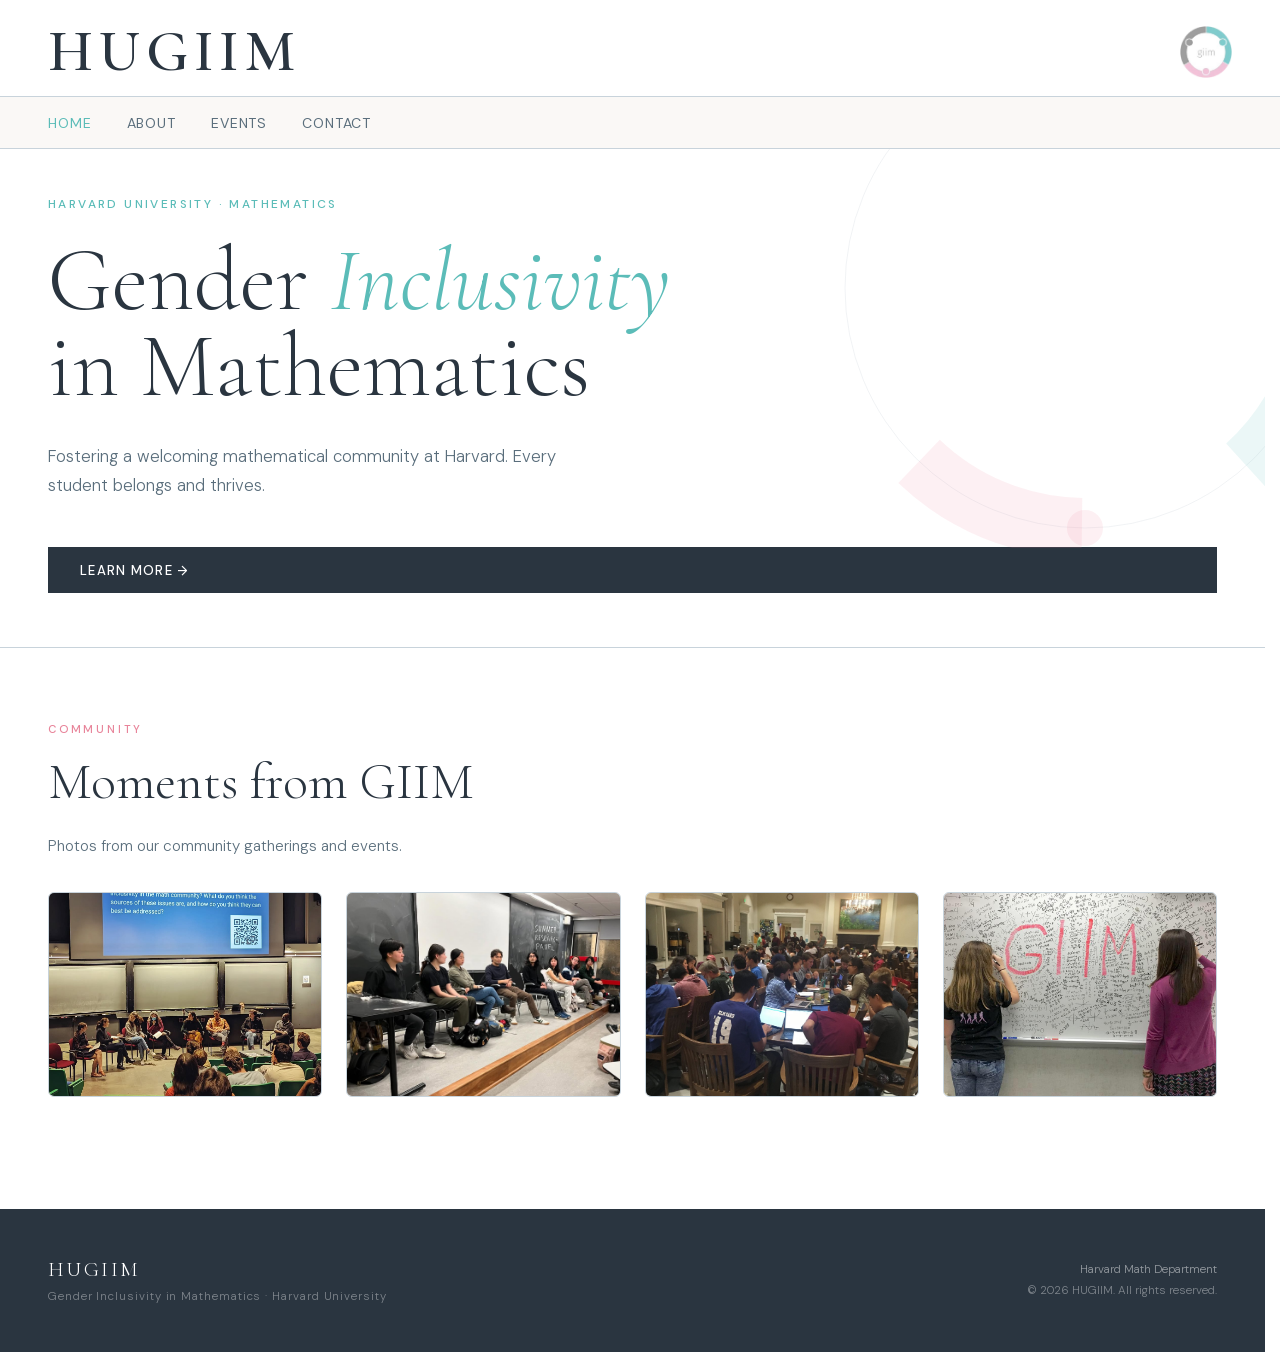
<file: index.html>
<!DOCTYPE html>
<html lang="en">
<head>
<meta charset="UTF-8">
<meta name="viewport" content="width=device-width, initial-scale=1.0">
<title>GIIM — Gender Inclusivity in Mathematics</title>
<link rel="preload" href="fonts/dm-sans.woff2" as="font" type="font/woff2" crossorigin>
<link rel="preload" href="fonts/cormorant-garamond.woff2" as="font" type="font/woff2" crossorigin>
<link rel="preload" href="fonts/cormorant-garamond-italic.woff2" as="font" type="font/woff2" crossorigin>
<link rel="preload" href="images/logo.png" as="image" type="image/png">
<link rel="icon" href="images/favicon.png" type="image/png" sizes="32x32">
<link rel="apple-touch-icon" href="images/logo.png">
<link rel="stylesheet" href="styles.css">
</head>
<body>

<header class="site-header">
  <div class="site-header-inner">
    <div class="header-top">
      <a href="index.html" class="header-wordmark">HUGIIM</a>
      <a href="index.html" class="header-logo" aria-label="HUGIIM home">
        <img src="images/logo.png" alt="" width="225" height="225" decoding="async">
      </a>
    </div>
    <nav class="header-nav" aria-label="Main">
      <ul class="nav-links">
        <li><a href="index.html" aria-current="page">Home</a></li>
        <li><a href="about.html">About</a></li>
        <li><a href="schedule.html">Events</a></li>
        <li><a href="contact.html">Contact</a></li>
      </ul>
    </nav>
  </div>
</header>

<main class="page-main">

<section class="hero" id="home">
  <svg class="hero-bg" viewBox="0 0 520 520" xmlns="http://www.w3.org/2000/svg" aria-hidden="true">
    <circle cx="260" cy="260" r="240" stroke="#8a9aaa" stroke-width="1" fill="none"/>
    <circle cx="260" cy="260" r="240" stroke="#5bbcb8" stroke-width="60" fill="none"
      stroke-dasharray="200 1307" stroke-dashoffset="0"/>
    <circle cx="260" cy="260" r="240" stroke="#e8849a" stroke-width="60" fill="none"
      stroke-dasharray="180 1327" stroke-dashoffset="-380"/>
    <circle cx="260" cy="20" r="18" fill="#8a9aaa"/>
    <circle cx="488" cy="140" r="18" fill="#5bbcb8"/>
    <circle cx="260" cy="500" r="18" fill="#e8849a"/>
  </svg>

  <p class="hero-tag">Harvard University · Mathematics</p>
  <h1 class="hero-title"><span class="hero-title-line1">Gender&nbsp;<em>Inclusivity</em></span><br>in Mathematics</h1>
  <p class="hero-subtitle">Fostering a welcoming mathematical community at Harvard. Every student belongs and thrives.</p>
  <a href="about.html" class="hero-cta">Learn More →</a>
  <br>
  <br>
</section>

<section class="home-photos" aria-labelledby="photos-heading">
  <br>
  <br>
  <p class="section-label">Community</p>
  <h2 class="section-title" id="photos-heading">Moments from GIIM</h2>
  <p class="home-photos-intro">Photos from our community gatherings and events.</p>
  <div class="photo-grid">
    <figure class="photo-tile" tabindex="0">
      <img src="images/photo-conference.jpg" width="1080" height="1080" alt="HUGIIM conference">
      <figcaption class="photo-hover-caption">HUGIIM's annual conference celebrating women in math and stats.</figcaption>
    </figure>
    <figure class="photo-tile" tabindex="0">
      <img src="images/photo-community.jpg" width="1200" height="900" alt="GIIM community photo">
      <figcaption class="photo-hover-caption">Panel on summer opportunities, REUs, and more.</figcaption>
    </figure>
    <figure class="photo-tile" tabindex="0">
      <img src="images/photo-event.jpg" width="1200" height="900" alt="GIIM event photo">
      <figcaption class="photo-hover-caption">Weekly Math Nights with snacks and office hours!</figcaption>
    </figure>
    <figure class="photo-tile" tabindex="0">
      <img src="images/photo-gathering.jpg" width="1200" height="900" alt="GIIM gathering photo">
      <figcaption class="photo-hover-caption">Our community <3.</figcaption>
    </figure>
  </div>
</section>

</main>

<footer>
  <div class="footer-left">
    <div class="footer-wordmark">HUGIIM</div>
    <div class="footer-sub">Gender Inclusivity in Mathematics · Harvard University</div>
  </div>
  <div class="footer-right">
    <a href="https://www.math.harvard.edu" target="_blank">Harvard Math Department</a><br>
    <span>© 2026 HUGIIM. All rights reserved.</span>
  </div>
</footer>

</body>
</html>
</file>
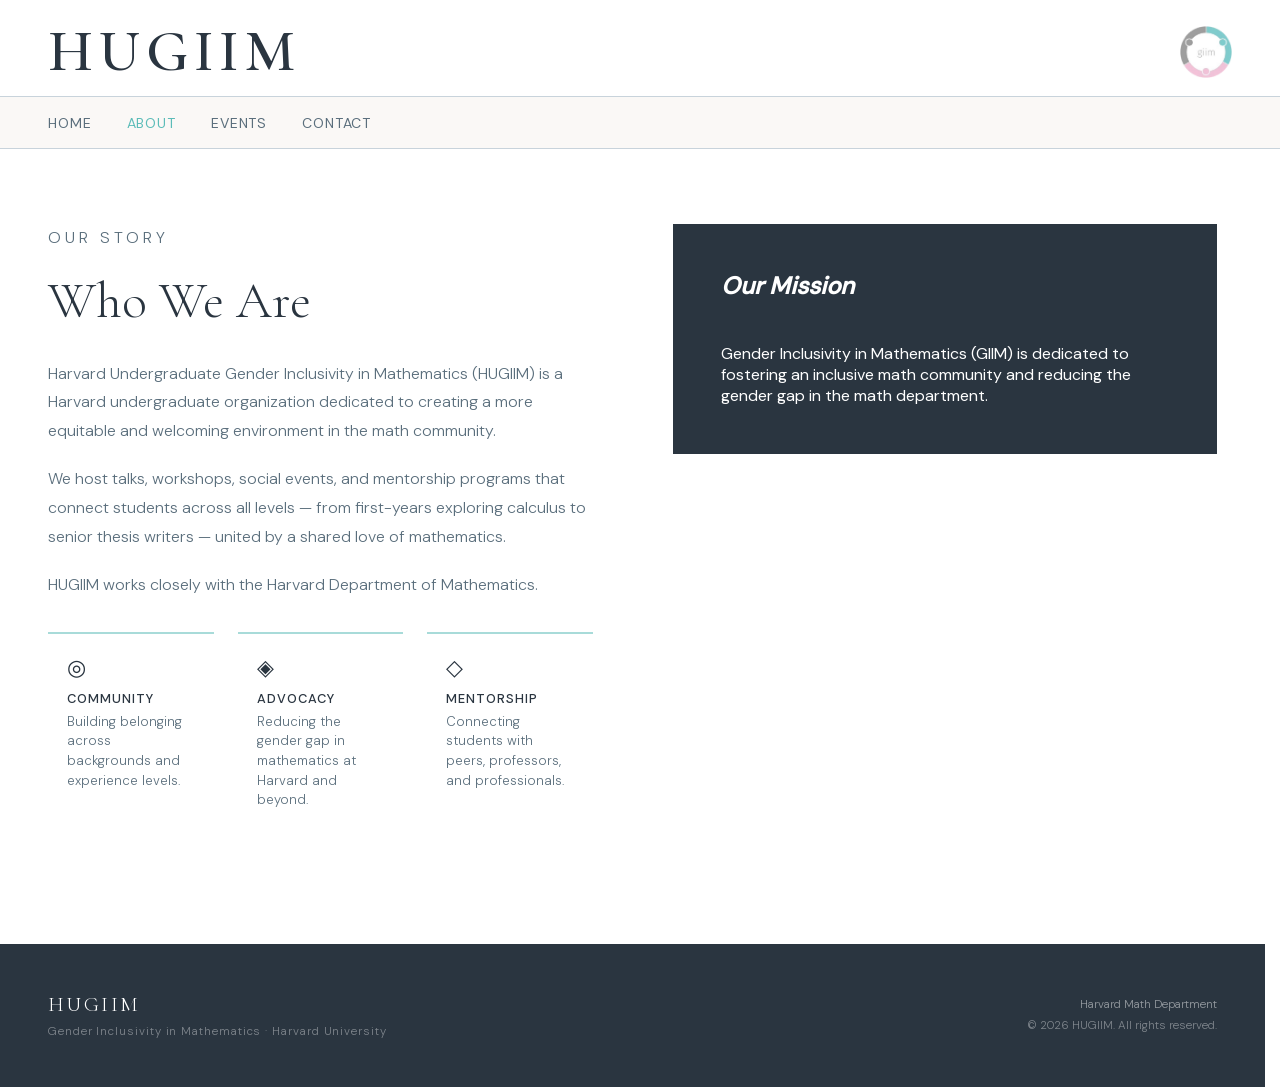
<file: about.html>
<!DOCTYPE html>
<html lang="en">
<head>
<meta charset="UTF-8">
<meta name="viewport" content="width=device-width, initial-scale=1.0">
<title>About — GIIM</title>
<link rel="preload" href="fonts/dm-sans.woff2" as="font" type="font/woff2" crossorigin>
<link rel="preload" href="fonts/cormorant-garamond.woff2" as="font" type="font/woff2" crossorigin>
<link rel="preload" href="fonts/cormorant-garamond-italic.woff2" as="font" type="font/woff2" crossorigin>
<link rel="preload" href="images/logo.png" as="image" type="image/png">
<link rel="icon" href="images/favicon.png" type="image/png" sizes="32x32">
<link rel="apple-touch-icon" href="images/logo.png">
<link rel="stylesheet" href="styles.css">
</head>
<body>

<header class="site-header">
  <div class="site-header-inner">
    <div class="header-top">
      <a href="index.html" class="header-wordmark">HUGIIM</a>
      <a href="index.html" class="header-logo" aria-label="HUGIIM home">
        <img src="images/logo.png" alt="" width="225" height="225" decoding="async">
      </a>
    </div>
    <nav class="header-nav" aria-label="Main">
      <ul class="nav-links">
        <li><a href="index.html">Home</a></li>
        <li><a href="about.html" aria-current="page">About</a></li>
        <li><a href="schedule.html">Events</a></li>
        <li><a href="contact.html">Contact</a></li>
      </ul>
    </nav>
  </div>
</header>

<main class="page-main">
<section class="about" id="about">
  <div class="about-text">
    <p class="section-label">Our Story</p>
    <h2 class="section-title">Who We Are</h2>
    <p>Harvard Undergraduate Gender Inclusivity in Mathematics (HUGIIM) is a Harvard undergraduate organization dedicated to creating a more equitable and welcoming environment in the math community.</p>
    <p>We host talks, workshops, social events, and mentorship programs that connect students across all levels — from first-years exploring calculus to senior thesis writers — united by a shared love of mathematics.</p>
    <p>HUGIIM works closely with the Harvard Department of Mathematics.</p>
    <div class="pillars">
      <div class="pillar">
        <div class="pillar-icon">◎</div>
        <h4>Community</h4>
        <p>Building belonging across backgrounds and experience levels.</p>
      </div>
      <div class="pillar">
        <div class="pillar-icon">◈</div>
        <h4>Advocacy</h4>
        <p>Reducing the gender gap in mathematics at Harvard and beyond.</p>
      </div>
      <div class="pillar">
        <div class="pillar-icon">◇</div>
        <h4>Mentorship</h4>
        <p>Connecting students with peers, professors, and professionals.</p>
      </div>
    </div>
  </div>

  <div class="mission-card">
    <h2 style="color:white;"><i>Our Mission</i></h2>
    <br>
    <br>
    Gender Inclusivity in Mathematics (GIIM) is dedicated to fostering an inclusive math community and reducing the gender gap in the math department.
  </div>
</section>
</main>

<footer>
  <div class="footer-left">
    <div class="footer-wordmark">HUGIIM</div>
    <div class="footer-sub">Gender Inclusivity in Mathematics · Harvard University</div>
  </div>
  <div class="footer-right">
    <a href="https://www.math.harvard.edu" target="_blank">Harvard Math Department</a><br>
    <span>© 2026 HUGIIM. All rights reserved.</span>
  </div>
</footer>

</body>
</html>
</file>
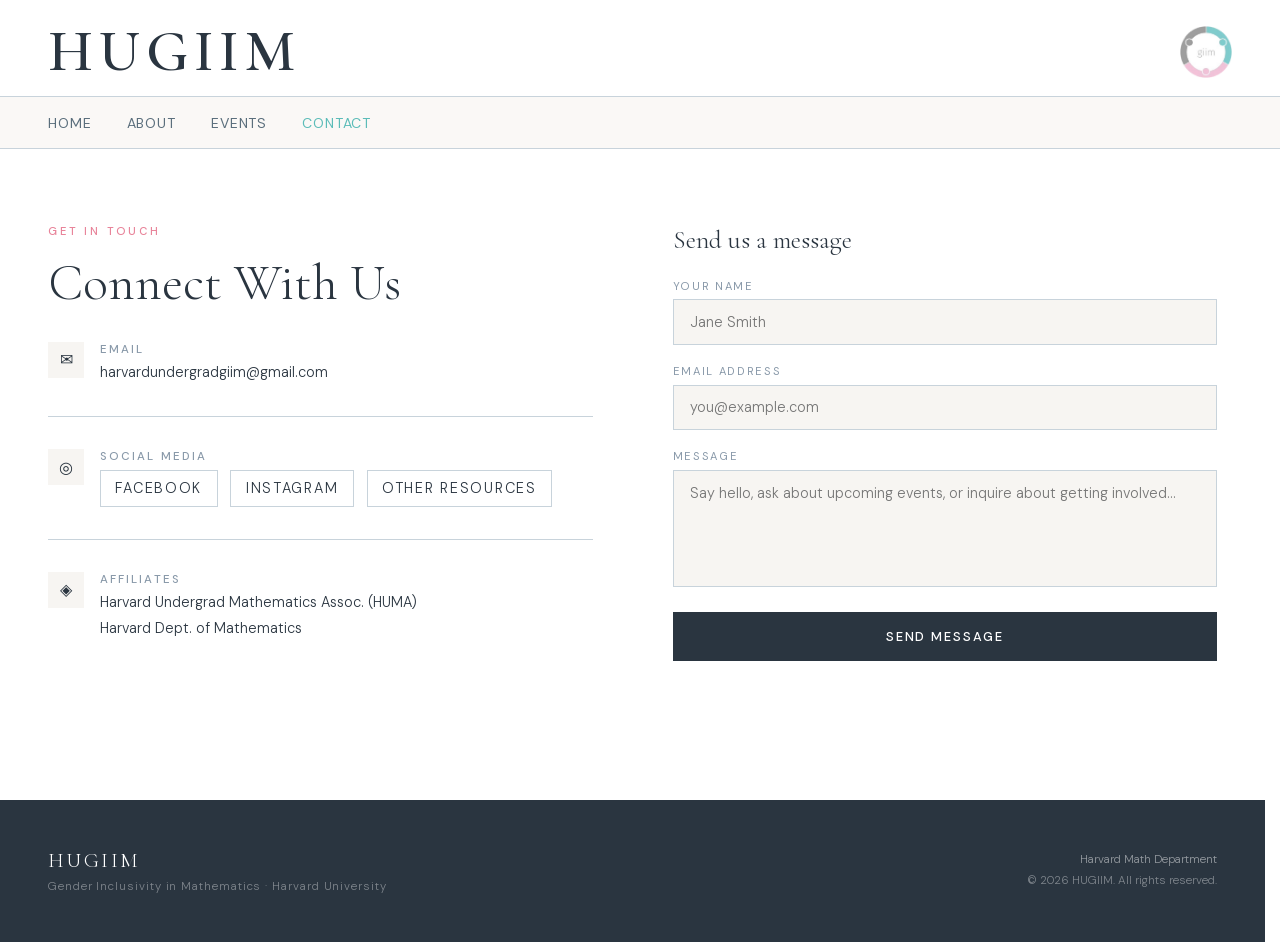
<file: contact.html>
<!DOCTYPE html>
<html lang="en">
<head>
<meta charset="UTF-8">
<meta name="viewport" content="width=device-width, initial-scale=1.0">
<title>Contact — GIIM</title>
<link rel="preload" href="fonts/dm-sans.woff2" as="font" type="font/woff2" crossorigin>
<link rel="preload" href="fonts/cormorant-garamond.woff2" as="font" type="font/woff2" crossorigin>
<link rel="preload" href="fonts/cormorant-garamond-italic.woff2" as="font" type="font/woff2" crossorigin>
<link rel="preload" href="images/logo.png" as="image" type="image/png">
<link rel="icon" href="images/favicon.png" type="image/png" sizes="32x32">
<link rel="apple-touch-icon" href="images/logo.png">
<link rel="stylesheet" href="styles.css">
</head>
<body>

<header class="site-header">
  <div class="site-header-inner">
    <div class="header-top">
      <a href="index.html" class="header-wordmark">HUGIIM</a>
      <a href="index.html" class="header-logo" aria-label="HUGIIM home">
        <img src="images/logo.png" alt="" width="225" height="225" decoding="async">
      </a>
    </div>
    <nav class="header-nav" aria-label="Main">
      <ul class="nav-links">
        <li><a href="index.html">Home</a></li>
        <li><a href="about.html">About</a></li>
        <li><a href="schedule.html">Events</a></li>
        <li><a href="contact.html" aria-current="page">Contact</a></li>
      </ul>
    </nav>
  </div>
</header>

<main class="page-main">
<section class="contact" id="contact">
  <div class="contact-info">
    <p class="section-label">Get in Touch</p>
    <h2 class="section-title">Connect With Us</h2>

    <div class="contact-item">
      <div class="contact-icon">✉</div>
      <div>
        <h4>Email</h4>
        <a href="mailto:harvardundergradgiim@gmail.com">harvardundergradgiim@gmail.com</a>
      </div>
    </div>

    <div class="contact-item">
      <div class="contact-icon">◎</div>
      <div>
        <h4>Social Media</h4>
        <div class="social-links">
          <a href="https://www.facebook.com/harvardgiim/" class="social-btn">Facebook</a>
          <a href="https://www.instagram.com/harvardundergraduategiim/" class="social-btn">Instagram</a>
          <a href="https://sites.harvard.edu/math-community/community-groups/" class="social-btn">Other Resources</a>
        </div>
      </div>
    </div>

    <div class="contact-item">
      <div class="contact-icon">◈</div>
      <div>
        <h4>Affiliates</h4>
        <a href="https://www.harvarduma.org/" target="_blank" style="display:block;">Harvard Undergrad Mathematics Assoc. (HUMA)</a>
        <a href="https://www.math.harvard.edu" target="_blank" style="display:block; margin-top:0.3rem;">Harvard Dept. of Mathematics</a>
      </div>
    </div>
  </div>

  <form class="contact-form-area" action="https://api.web3forms.com/submit" method="POST">
    <h3>Send us a message</h3>
    <input type="hidden" name="access_key" value="b3677f23-9244-485e-9418-e0bc8c974942">
    <div class="form-field">
      <label for="contact-name">Your Name</label>
      <input id="contact-name" name="name" type="text" autocomplete="name" placeholder="Jane Smith" required>
    </div>
    <div class="form-field">
      <label for="contact-email">Email Address</label>
      <input id="contact-email" name="email" type="email" autocomplete="email" placeholder="you@example.com" required>
    </div>
    <div class="form-field">
      <label for="contact-message">Message</label>
      <textarea id="contact-message" name="message" rows="5" placeholder="Say hello, ask about upcoming events, or inquire about getting involved..." required></textarea>
    </div>
    <button type="submit" class="form-submit">Send Message</button>
  </form>
</section>
</main>

<footer>
  <div class="footer-left">
    <div class="footer-wordmark">HUGIIM</div>
    <div class="footer-sub">Gender Inclusivity in Mathematics · Harvard University</div>
  </div>
  <div class="footer-right">
    <a href="https://www.math.harvard.edu" target="_blank">Harvard Math Department</a><br>
    <span>© 2026 HUGIIM. All rights reserved.</span>
  </div>
</footer>
</body>
</html>
</file>
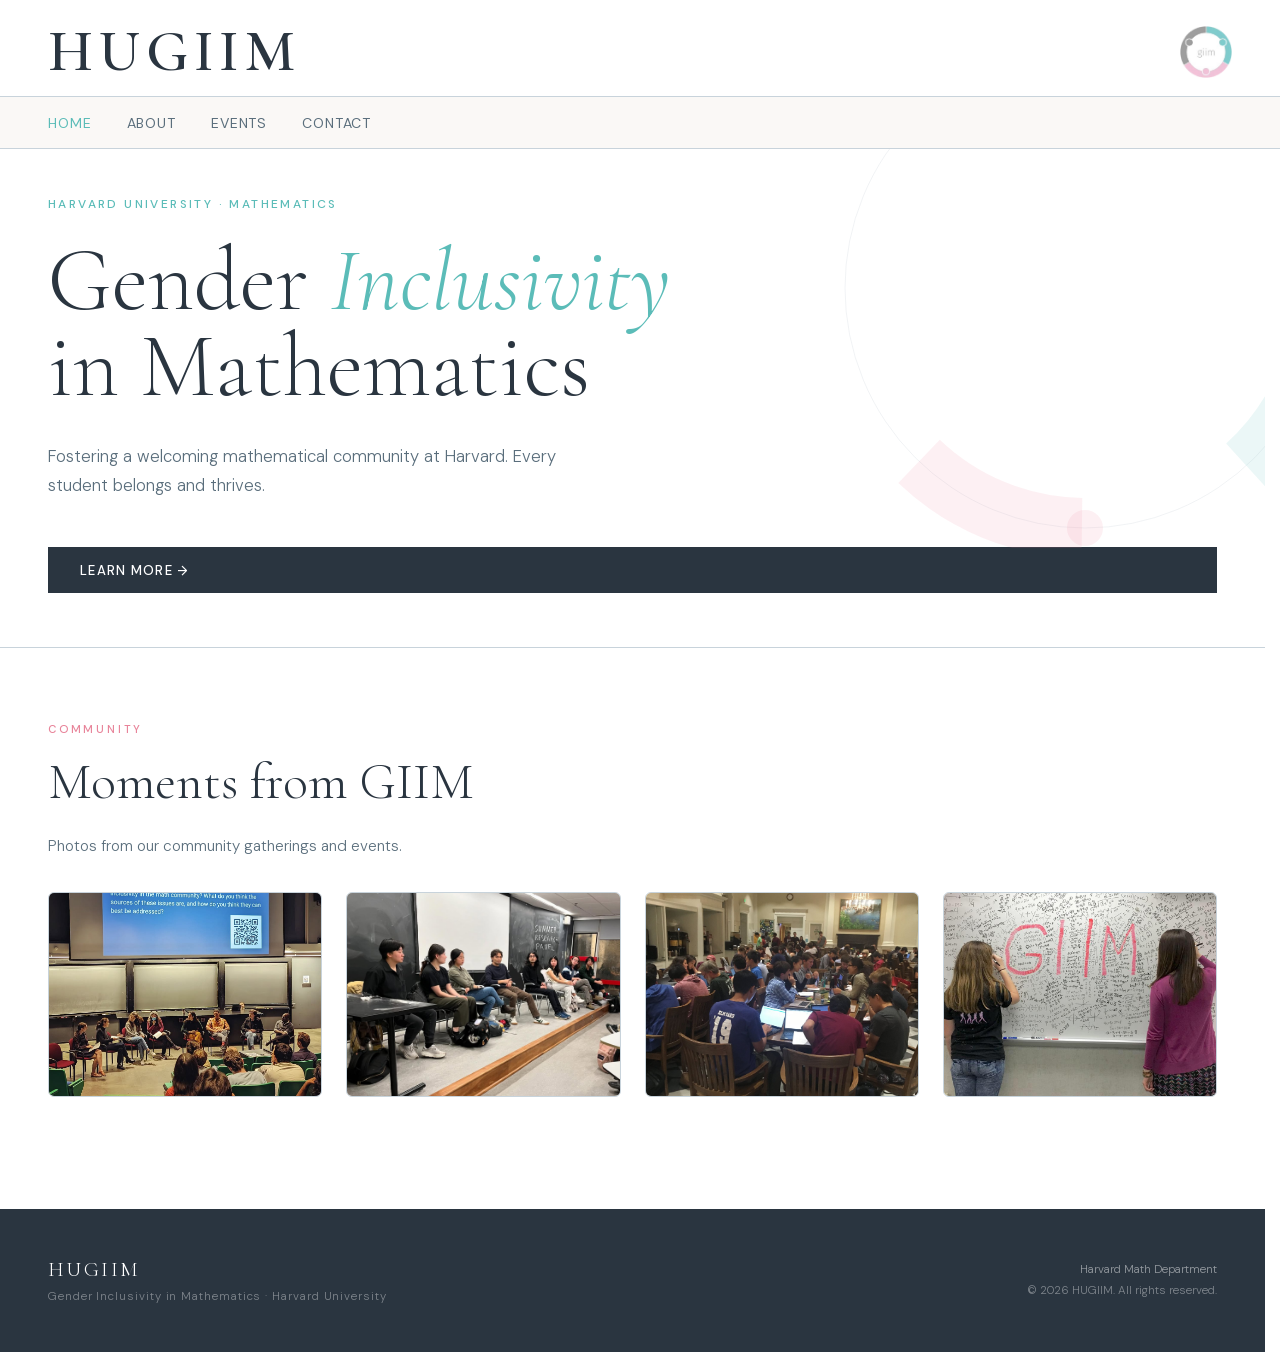
<file: giim.html>
<!DOCTYPE html>
<html lang="en">
<head>
<meta charset="UTF-8">
<meta name="viewport" content="width=device-width, initial-scale=1.0">
<meta http-equiv="refresh" content="0; url=index.html">
<link rel="canonical" href="index.html">
<title>Redirecting…</title>
<script>location.replace("index.html");</script>
</head>
<body>
<p><a href="index.html">Continue to HUGIIM home</a></p>
</body>
</html>
</file>
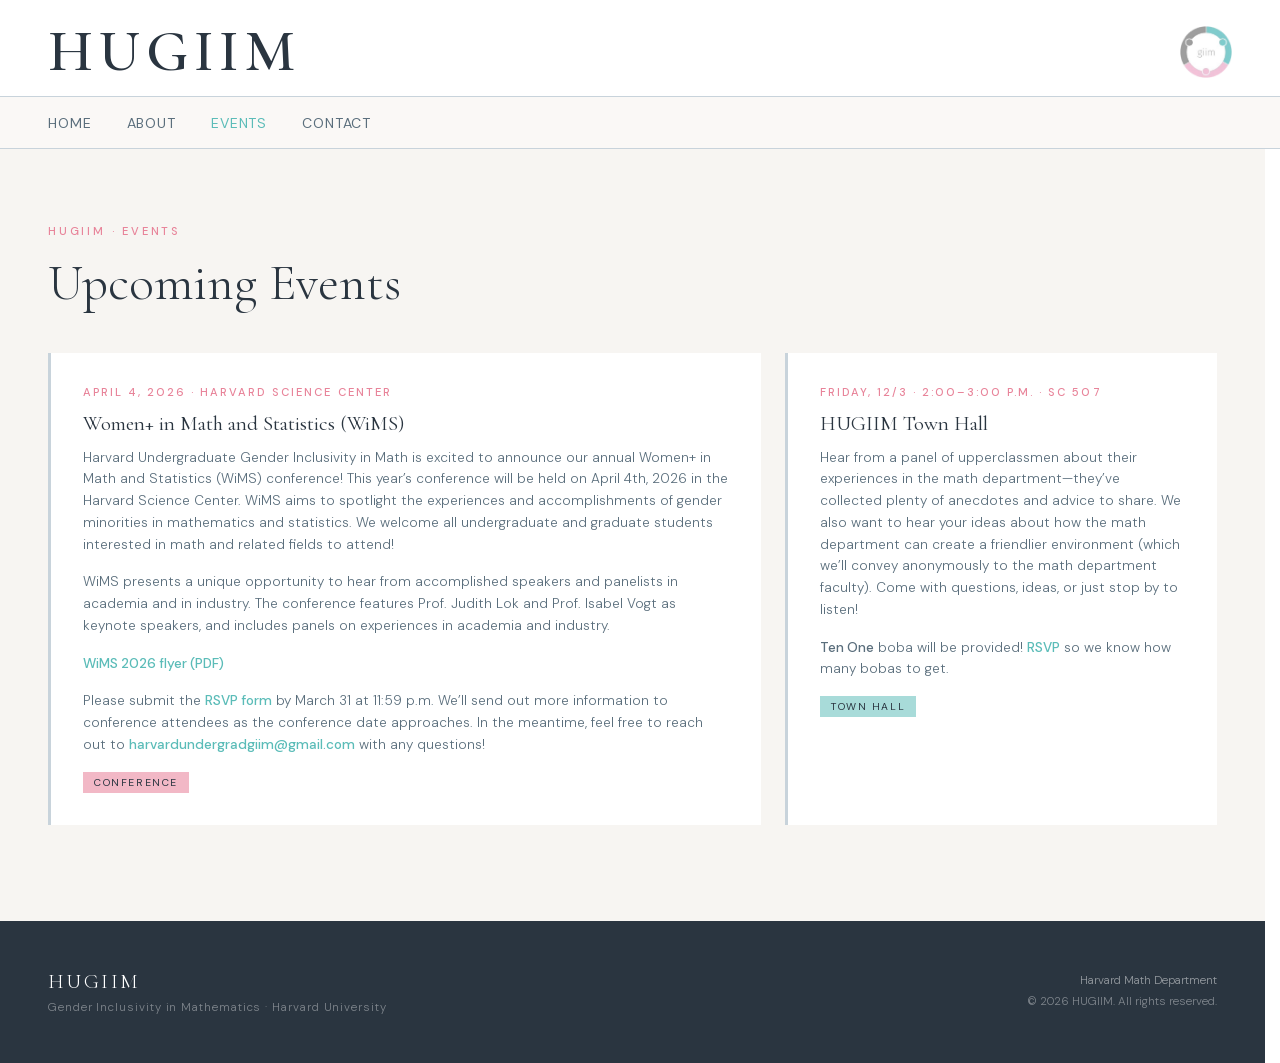
<file: schedule.html>
<!DOCTYPE html>
<html lang="en">
<head>
<meta charset="UTF-8">
<meta name="viewport" content="width=device-width, initial-scale=1.0">
<title>Events — GIIM</title>
<link rel="preload" href="fonts/dm-sans.woff2" as="font" type="font/woff2" crossorigin>
<link rel="preload" href="fonts/cormorant-garamond.woff2" as="font" type="font/woff2" crossorigin>
<link rel="preload" href="fonts/cormorant-garamond-italic.woff2" as="font" type="font/woff2" crossorigin>
<link rel="preload" href="images/logo.png" as="image" type="image/png">
<link rel="icon" href="images/favicon.png" type="image/png" sizes="32x32">
<link rel="apple-touch-icon" href="images/logo.png">
<link rel="stylesheet" href="styles.css">
</head>
<body>

<header class="site-header">
  <div class="site-header-inner">
    <div class="header-top">
      <a href="index.html" class="header-wordmark">HUGIIM</a>
      <a href="index.html" class="header-logo" aria-label="HUGIIM home">
        <img src="images/logo.png" alt="" width="225" height="225" decoding="async">
      </a>
    </div>
    <nav class="header-nav" aria-label="Main">
      <ul class="nav-links">
        <li><a href="index.html">Home</a></li>
        <li><a href="about.html">About</a></li>
        <li><a href="schedule.html" aria-current="page">Events</a></li>
        <li><a href="contact.html">Contact</a></li>
      </ul>
    </nav>
  </div>
</header>

<main class="page-main">
<section class="schedule" id="schedule">
  <p class="section-label">HUGIIM · Events</p>
  <h2 class="section-title">Upcoming Events</h2>

  <div class="schedule-grid schedule-grid--events">

    <div class="event-card">
      <p class="event-date">April 4, 2026 · Harvard Science Center</p>
      <h3 class="event-title">Women+ in Math and Statistics (WiMS)</h3>
      <div class="event-desc event-desc--long">
        <p>Harvard Undergraduate Gender Inclusivity in Math is excited to announce our annual Women+ in Math and Statistics (WiMS) conference! This year’s conference will be held on April 4th, 2026 in the Harvard Science Center. WiMS aims to spotlight the experiences and accomplishments of gender minorities in mathematics and statistics. We welcome all undergraduate and graduate students interested in math and related fields to attend!</p>
        <p>WiMS presents a unique opportunity to hear from accomplished speakers and panelists in academia and in industry. The conference features Prof. Judith Lok and Prof. Isabel Vogt as keynote speakers, and includes panels on experiences in academia and industry.</p>
        <p><a class="event-flyer-link" href="https://drive.google.com/file/d/1HsqpcYTc6-R0e8Z1ym-lNY5VX6aDwBt0/view?usp=sharing" target="_blank" rel="noopener noreferrer">WiMS 2026 flyer (PDF)</a></p>
        <p>Please submit the <a href="https://forms.gle/3so4v3pAR7v3y3hB8" target="_blank">RSVP form</a> by March 31 at 11:59&nbsp;p.m. We’ll send out more information to conference attendees as the conference date approaches. In the meantime, feel free to reach out to <a href="mailto:harvardundergradgiim@gmail.com">harvardundergradgiim@gmail.com</a> with any questions!</p>
      </div>
      <span class="event-tag pink">Conference</span>
    </div>

    <div class="event-card">
      <p class="event-date">Friday, 12/3 · 2:00–3:00 p.m. · SC 507</p>
      <h3 class="event-title">HUGIIM Town Hall</h3>
      <div class="event-desc event-desc--long">
        <p>Hear from a panel of upperclassmen about their experiences in the math department—they’ve collected plenty of anecdotes and advice to share. We also want to hear your ideas about how the math department can create a friendlier environment (which we’ll convey anonymously to the math department faculty). Come with questions, ideas, or just stop by to listen!</p>
        <p><strong>Ten One</strong> boba will be provided! <a href="mailto:harvardundergradgiim@gmail.com?subject=HUGIIM%20Town%20Hall%20RSVP">RSVP</a> so we know how many bobas to get.</p>
      </div>
      <span class="event-tag">Town Hall</span>
    </div>

  </div>
</section>

</main>

<footer>
  <div class="footer-left">
    <div class="footer-wordmark">HUGIIM</div>
    <div class="footer-sub">Gender Inclusivity in Mathematics · Harvard University</div>
  </div>
  <div class="footer-right">
    <a href="https://www.math.harvard.edu" target="_blank">Harvard Math Department</a><br>
    <span>© 2026 HUGIIM. All rights reserved.</span>
  </div>
</footer>

</body>
</html>
</file>
<file: styles.css>
/* Self-hosted fonts — swap keeps weights consistent (optional caused fallback “random bold”) */
@font-face {
  font-family: 'Cormorant Garamond';
  font-style: italic;
  font-weight: 300;
  font-display: swap;
  src: url('fonts/cormorant-garamond-italic.woff2') format('woff2');
}

@font-face {
  font-family: 'Cormorant Garamond';
  font-style: italic;
  font-weight: 400;
  font-display: swap;
  src: url('fonts/cormorant-garamond-italic.woff2') format('woff2');
}

@font-face {
  font-family: 'Cormorant Garamond';
  font-style: normal;
  font-weight: 300;
  font-display: swap;
  src: url('fonts/cormorant-garamond.woff2') format('woff2');
}

@font-face {
  font-family: 'Cormorant Garamond';
  font-style: normal;
  font-weight: 400;
  font-display: swap;
  src: url('fonts/cormorant-garamond.woff2') format('woff2');
}

@font-face {
  font-family: 'Cormorant Garamond';
  font-style: normal;
  font-weight: 600;
  font-display: swap;
  src: url('fonts/cormorant-garamond.woff2') format('woff2');
}

@font-face {
  font-family: 'DM Sans';
  font-style: normal;
  font-weight: 300;
  font-display: swap;
  src: url('fonts/dm-sans.woff2') format('woff2');
}

@font-face {
  font-family: 'DM Sans';
  font-style: normal;
  font-weight: 400;
  font-display: swap;
  src: url('fonts/dm-sans.woff2') format('woff2');
}

@font-face {
  font-family: 'DM Sans';
  font-style: normal;
  font-weight: 500;
  font-display: swap;
  src: url('fonts/dm-sans.woff2') format('woff2');
}

:root {
  --gray: #8a9aaa;
  --gray-light: #c8d3db;
  --gray-dark: #4a5a68;
  --teal: #5bbcb8;
  --teal-light: #a8dbd9;
  --pink: #e8849a;
  --pink-light: #f2b8c6;
  --off-white: #f7f5f2;
  --dark: #2a3540;
  --mid: #5a6e7c;
  --header-h: clamp(6.25rem, 14vw, 8rem);
}

* { margin: 0; padding: 0; box-sizing: border-box; }

html {
  scroll-behavior: smooth;
  scrollbar-gutter: stable;
}

body {
  font-family: 'DM Sans', sans-serif;
  font-weight: 400;
  background: #fff;
  color: var(--dark);
  overflow-x: hidden;
  padding-top: var(--header-h);
  -webkit-font-smoothing: antialiased;
  -moz-osx-font-smoothing: grayscale;
}

/* We only load DM Sans up to 500 — avoid browser default 700 / faux-bold on strong */
b,
strong {
  font-weight: 500;
}

.header-wordmark,
.hero-title,
.section-title,
.calendar-panel-header,
.mission-card blockquote,
.event-title,
.contact-form-area h3,
.gallery-strip .gimg,
.footer-wordmark {
  font-synthesis: none;
}

/* SITE HEADER — title row + double-line nav */
.site-header {
  position: fixed;
  top: 0;
  left: 0;
  right: 0;
  z-index: 100;
  background: #fff;
}

.site-header-inner {
  position: relative;
}

.header-top {
  display: flex;
  align-items: center;
  justify-content: space-between;
  gap: 1rem;
  padding: 1.45rem 3rem 0.9rem;
  min-height: 3.75rem;
}

.header-logo {
  display: flex;
  align-items: center;
  flex-shrink: 0;
  line-height: 0;
  opacity: 0.95;
  transition: opacity 0.2s;
}

.header-logo:hover {
  opacity: 1;
}

.header-logo img {
  width: clamp(2.5rem, 6.5vw, 3.25rem);
  height: auto;
  display: block;
}

.header-wordmark {
  font-family: 'Cormorant Garamond', serif;
  font-size: clamp(2.15rem, 5.5vw, 3.65rem);
  font-weight: 600;
  letter-spacing: 0.1em;
  color: var(--dark);
  text-transform: uppercase;
  text-decoration: none;
  line-height: 1;
  transition: color 0.2s;
  min-width: 0;
  overflow-wrap: break-word;
}

.header-wordmark:hover { color: var(--teal); }

.header-nav {
  border-top: 1px solid var(--gray-light);
  border-bottom: 1px solid var(--gray-light);
  padding: 0.95rem 3rem;
  background: rgba(247, 245, 242, 0.65);
}

.nav-links {
  display: flex;
  flex-wrap: wrap;
  gap: 1.75rem 2.2rem;
  list-style: none;
  align-items: center;
}

.nav-links a {
  font-size: 0.88rem;
  font-weight: 400;
  letter-spacing: 0.06em;
  color: var(--mid);
  text-decoration: none;
  text-transform: uppercase;
  transition: color 0.2s;
}

.nav-links a:hover { color: var(--teal); }

.nav-links a[aria-current="page"] {
  color: var(--teal);
  font-weight: 400;
}

.page-main { min-height: 50vh; }

/* HERO (home only — other pages don’t use .hero) */
.hero {
  display: flex;
  flex-direction: column;
  justify-content: flex-start;
  padding: 4.25rem 3rem 1.75rem;
  position: relative;
  overflow: hidden;
}

.hero-bg {
  position: absolute;
  top: -100px;
  right: -80px;
  width: 520px;
  height: 520px;
  pointer-events: none;
}

.hero-bg circle { opacity: 0.12; }

.hero-tag {
  font-size: 0.75rem;
  font-weight: 500;
  letter-spacing: 0.2em;
  text-transform: uppercase;
  color: var(--teal);
  margin-bottom: 1.65rem;
  max-width: 100%;
  overflow-wrap: break-word;
}

.hero-title {
  font-family: 'Cormorant Garamond', serif;
  font-size: clamp(1.875rem, 5.5vw + 1.25rem, 7.5rem);
  font-weight: 300;
  line-height: 0.95;
  color: var(--dark);
  max-width: min(780px, 100%);
  margin-bottom: 2rem;
  overflow-wrap: break-word;
  hyphens: auto;
}

/* Keep “Gender Inclusivity” on one line; type scales down on narrow viewports */
.hero-title-line1 {
  white-space: nowrap;
}

.hero-title em {
  font-style: italic;
  color: var(--teal);
}

.hero-subtitle {
  font-size: 1.05rem;
  font-weight: 300;
  line-height: 1.7;
  color: var(--mid);
  max-width: min(520px, 100%);
  margin-bottom: 3rem;
  overflow-wrap: break-word;
}

.hero-cta {
  display: inline-flex;
  align-items: center;
  gap: 0.6rem;
  padding: 0.9rem 2rem;
  font-size: 0.82rem;
  font-weight: 500;
  letter-spacing: 0.1em;
  text-transform: uppercase;
  color: white;
  background: var(--dark);
  text-decoration: none;
  transition: background 0.2s;
}

.hero-cta:hover { background: var(--teal); }

.hero-scroll {
  position: absolute;
  bottom: 2.5rem;
  left: 3rem;
  font-size: 0.7rem;
  letter-spacing: 0.18em;
  text-transform: uppercase;
  color: var(--gray);
  display: flex;
  align-items: center;
  gap: 0.8rem;
}

.hero-scroll::before {
  content: '';
  display: block;
  width: 40px;
  height: 1px;
  background: var(--gray-light);
}

/* SECTION COMMONS */
section { padding: 6rem 3rem; }

.section-label {
  font-size: 0.7rem;
  font-weight: 500;
  letter-spacing: 0.25em;
  text-transform: uppercase;
  color: var(--pink);
  margin-bottom: 1rem;
}

.section-title {
  font-family: 'Cormorant Garamond', serif;
  font-size: clamp(1.65rem, 3.5vw + 1rem, 3.2rem);
  font-weight: 300;
  line-height: 1.15;
  color: var(--dark);
  margin-bottom: 1.8rem;
  max-width: 100%;
  overflow-wrap: break-word;
  hyphens: auto;
}

/* HOME — photos: keep Community close to Learn More; add air below & inside section */
.home-photos {
  background: white;
  border-top: 1px solid var(--gray-light);
  margin-top: -1rem;
  padding: 2rem 3rem 7rem;
}

.home-photos .section-label {
  margin-bottom: 1.05rem;
}

.home-photos .section-title {
  margin-bottom: 1.5rem;
}

.home-photos-intro {
  font-size: 0.95rem;
  font-weight: 300;
  color: var(--mid);
  max-width: 560px;
  margin-bottom: 1.15rem;
}

.photo-grid {
  display: grid;
  grid-template-columns: repeat(auto-fill, minmax(240px, 1fr));
  gap: 1.5rem;
  margin-top: 2.25rem;
}

.photo-grid figure {
  position: relative;
  margin: 0;
  border-radius: 6px;
  overflow: hidden;
  background: var(--gray-light);
  aspect-ratio: 4 / 3;
  border: 1px solid var(--gray-light);
}

.photo-grid figure:focus {
  outline: 2px solid var(--teal);
  outline-offset: 2px;
}

.photo-grid figure:focus:not(:focus-visible) {
  outline: none;
}

.photo-grid img {
  width: 100%;
  height: 100%;
  object-fit: cover;
  display: block;
}

/* Hover / keyboard: caption slides up in a dark tab strip at the bottom */
.photo-grid figcaption.photo-hover-caption {
  position: absolute;
  left: 0;
  right: 0;
  bottom: 0;
  margin: 0;
  padding: 0.7rem 1rem 0.85rem;
  max-height: 45%;
  font-family: 'DM Sans', sans-serif;
  font-size: 0.8rem;
  font-weight: 400;
  line-height: 1.45;
  color: rgba(255, 255, 255, 0.96);
  text-align: left;
  background: rgba(26, 34, 42, 0.88);
  border-radius: 10px 10px 0 0;
  box-shadow: 0 -4px 20px rgba(0, 0, 0, 0.15);
  transform: translateY(100%);
  opacity: 0;
  transition: transform 0.32s ease, opacity 0.28s ease;
  pointer-events: none;
}

.photo-grid figure:hover figcaption.photo-hover-caption,
.photo-grid figure:focus-within figcaption.photo-hover-caption {
  transform: translateY(0);
  opacity: 1;
}

@media (hover: none) {
  .photo-grid figcaption.photo-hover-caption {
    transform: translateY(0);
    opacity: 1;
    background: rgba(26, 34, 42, 0.82);
  }
}

.photo-caption {
  font-size: 0.72rem;
  letter-spacing: 0.12em;
  text-transform: uppercase;
  color: var(--gray);
  margin-top: 0.5rem;
}

/* Calendar panel (wireframe-style) */
.home-calendar {
  padding: 3.25rem 3rem 5.75rem;
  max-width: 960px;
  margin: 0 auto;
}

.calendar-panel {
  background: white;
  border: 1px solid var(--gray-light);
  border-radius: 4px;
  overflow: hidden;
  box-shadow: 0 12px 40px rgba(42, 53, 64, 0.06);
}

.calendar-panel-header {
  font-family: 'Cormorant Garamond', serif;
  font-size: 1.35rem;
  font-weight: 400;
  letter-spacing: 0.06em;
  color: var(--dark);
  padding: 1rem 1.5rem;
  border-bottom: 1px solid var(--gray-light);
  background: var(--off-white);
}

.calendar-panel-body {
  min-height: 200px;
  padding: 1.5rem;
  font-size: 0.9rem;
  font-weight: 300;
  color: var(--mid);
  line-height: 1.7;
}

.calendar-panel-cta { margin-top: 1rem; }

.calendar-panel-body a {
  color: var(--teal);
  text-decoration: none;
  font-weight: 500;
  letter-spacing: 0.04em;
  text-transform: uppercase;
  font-size: 0.75rem;
}

.calendar-panel-body a:hover { text-decoration: underline; }

/* ABOUT */
.about {
  background: white;
  display: grid;
  grid-template-columns: 1fr 1fr;
  gap: 5rem;
  align-items: start;
}

.about-text p {
  font-size: 1rem;
  font-weight: 300;
  line-height: 1.8;
  color: var(--mid);
  margin-bottom: 1.2rem;
}

.mission-card {
  background: var(--dark);
  color: white;
  padding: 3rem;
  position: relative;
  overflow: hidden;
  overflow-wrap: break-word;
}

.mission-card h2 {
  max-width: 100%;
  line-height: 1.2;
}

.mission-card blockquote {
  font-family: 'Cormorant Garamond', serif;
  font-size: 1.35rem;
  font-style: italic;
  font-weight: 300;
  line-height: 1.6;
  color: white;
  position: relative;
}

.mission-card .mission-attr {
  margin-top: 1.5rem;
  font-size: 0.75rem;
  letter-spacing: 0.15em;
  text-transform: uppercase;
  color: var(--teal-light);
}

.pillars {
  display: flex;
  gap: 1.5rem;
  margin-top: 2rem;
  flex-wrap: wrap;
}

.pillar {
  flex: 1;
  min-width: 120px;
  padding: 1.2rem;
  border-top: 2px solid var(--teal-light);
}

.pillar-icon { font-size: 1.4rem; margin-bottom: 0.5rem; }

.pillar h4 {
  font-size: 0.8rem;
  font-weight: 500;
  letter-spacing: 0.08em;
  text-transform: uppercase;
  color: var(--dark);
  margin-bottom: 0.3rem;
}

.pillar p {
  font-size: 0.82rem;
  font-weight: 300;
  color: var(--mid);
  line-height: 1.5;
}

/* SCHEDULE */
.schedule {
  background: var(--off-white);
}

.schedule-grid {
  display: grid;
  grid-template-columns: repeat(auto-fill, minmax(280px, 1fr));
  gap: 1.5rem;
  margin-top: 2.5rem;
}

/* Two events: same row, conference wider than second column */
.schedule-grid--events {
  grid-template-columns: minmax(0, 1.65fr) minmax(0, 1fr);
  align-items: stretch;
}

.schedule-grid--events > .event-card {
  min-width: 0;
}

@media (max-width: 960px) {
  .schedule-grid--events {
    grid-template-columns: 1fr;
  }
}

.event-card {
  background: white;
  padding: 2rem;
  border-left: 3px solid var(--gray-light);
  transition: border-color 0.2s, transform 0.2s;
  cursor: default;
}

.event-card:hover {
  border-color: var(--teal);
  transform: translateY(-2px);
}

.event-date {
  font-size: 0.7rem;
  letter-spacing: 0.18em;
  text-transform: uppercase;
  color: var(--pink);
  font-weight: 500;
  margin-bottom: 0.7rem;
}

.event-title {
  font-family: 'Cormorant Garamond', serif;
  font-size: 1.3rem;
  font-weight: 400;
  color: var(--dark);
  margin-bottom: 0.6rem;
  line-height: 1.3;
  overflow-wrap: break-word;
}

.event-desc {
  font-size: 0.85rem;
  font-weight: 300;
  color: var(--mid);
  line-height: 1.6;
}

.event-tag {
  display: inline-block;
  margin-top: 1rem;
  font-size: 0.65rem;
  letter-spacing: 0.15em;
  text-transform: uppercase;
  padding: 0.25rem 0.7rem;
  background: var(--teal-light);
  color: var(--dark);
}

.event-tag.pink { background: var(--pink-light); }
.event-tag.gray { background: var(--gray-light); }

.event-desc--long p {
  margin-bottom: 1rem;
}

.event-desc--long p:last-of-type {
  margin-bottom: 0;
}

.event-desc--long a {
  color: var(--teal);
  text-decoration: none;
  font-weight: 500;
}

.event-desc--long a:hover {
  text-decoration: underline;
}

/* GALLERY STRIP */
.gallery-strip {
  padding: 0;
  background: var(--dark);
  display: flex;
  overflow: hidden;
  height: 220px;
}

.gallery-strip .gimg {
  flex: 1;
  min-width: 200px;
  display: flex;
  align-items: center;
  justify-content: center;
  font-family: 'Cormorant Garamond', serif;
  font-size: 1rem;
  font-style: italic;
  color: rgba(255, 255, 255, 0.35);
  letter-spacing: 0.05em;
  border-right: 1px solid rgba(255, 255, 255, 0.06);
}

.gimg:nth-child(1) { background: linear-gradient(135deg, #3a4f5c 0%, #2a3540 100%); }
.gimg:nth-child(2) { background: linear-gradient(135deg, #3d6060 0%, #2a4040 100%); }
.gimg:nth-child(3) { background: linear-gradient(135deg, #5a4050 0%, #3a2a35 100%); }
.gimg:nth-child(4) { background: linear-gradient(135deg, #3a5060 0%, #2a3845 100%); }

/* CONTACT */
.contact {
  background: white;
  display: grid;
  grid-template-columns: 1fr 1fr;
  gap: 5rem;
  align-items: start;
}

.contact-item {
  display: flex;
  align-items: flex-start;
  gap: 1rem;
  margin-bottom: 2rem;
  padding-bottom: 2rem;
  border-bottom: 1px solid var(--gray-light);
}

.contact-item:last-child { border-bottom: none; }

.contact-icon {
  width: 36px;
  height: 36px;
  flex-shrink: 0;
  display: flex;
  align-items: center;
  justify-content: center;
  background: var(--off-white);
  font-size: 1rem;
}

.contact-item h4 {
  font-size: 0.72rem;
  letter-spacing: 0.18em;
  text-transform: uppercase;
  color: var(--gray);
  font-weight: 500;
  margin-bottom: 0.3rem;
}

.contact-item a,
.contact-item p {
  font-size: 0.9rem;
  font-weight: 300;
  color: var(--dark);
  text-decoration: none;
  line-height: 1.5;
}

.contact-item a:hover { color: var(--teal); }

.social-links {
  display: flex;
  gap: 0.8rem;
  margin-top: 0.4rem;
  flex-wrap: wrap;
}

.social-btn {
  display: inline-flex;
  align-items: center;
  gap: 0.4rem;
  padding: 0.4rem 0.9rem;
  font-size: 0.72rem;
  letter-spacing: 0.12em;
  text-transform: uppercase;
  font-weight: 500;
  text-decoration: none;
  border: 1px solid var(--gray-light);
  color: var(--dark);
  transition: all 0.2s;
}

.social-btn:hover {
  background: var(--dark);
  color: white;
  border-color: var(--dark);
}

.contact-form-area h3 {
  font-family: 'Cormorant Garamond', serif;
  font-size: 1.6rem;
  font-weight: 300;
  color: var(--dark);
  margin-bottom: 1.5rem;
  max-width: 100%;
  overflow-wrap: break-word;
}

.form-field { margin-bottom: 1.2rem; }

.form-field label {
  display: block;
  font-size: 0.7rem;
  letter-spacing: 0.15em;
  text-transform: uppercase;
  color: var(--gray);
  margin-bottom: 0.4rem;
}

.form-field input,
.form-field textarea {
  width: 100%;
  padding: 0.8rem 1rem;
  border: 1px solid var(--gray-light);
  background: var(--off-white);
  font-family: 'DM Sans', sans-serif;
  font-size: 0.9rem;
  font-weight: 300;
  color: var(--dark);
  outline: none;
  transition: border-color 0.2s;
  resize: none;
}

.form-field input:focus,
.form-field textarea:focus { border-color: var(--teal); }

.form-submit {
  width: 100%;
  padding: 1rem;
  background: var(--dark);
  color: white;
  border: none;
  cursor: pointer;
  font-family: 'DM Sans', sans-serif;
  font-size: 0.8rem;
  letter-spacing: 0.15em;
  text-transform: uppercase;
  font-weight: 500;
  transition: background 0.2s;
}

.form-submit:hover { background: var(--teal); }

/* FOOTER */
footer {
  background: var(--dark);
  color: white;
  padding: 3rem;
  display: flex;
  align-items: center;
  justify-content: space-between;
  flex-wrap: wrap;
  gap: 1.5rem;
}

.footer-wordmark {
  font-family: 'Cormorant Garamond', serif;
  font-size: 1.3rem;
  font-weight: 300;
  letter-spacing: 0.12em;
  margin-bottom: 0.4rem;
  overflow-wrap: break-word;
}

.footer-sub {
  font-size: 0.72rem;
  font-weight: 300;
  color: rgba(255, 255, 255, 0.4);
  letter-spacing: 0.08em;
  max-width: 100%;
  overflow-wrap: break-word;
}

.footer-right {
  font-size: 0.72rem;
  font-weight: 300;
  color: rgba(255, 255, 255, 0.4);
  text-align: right;
  line-height: 1.8;
}

.footer-right a {
  color: rgba(255, 255, 255, 0.5);
  text-decoration: none;
}

.footer-right a:hover { color: var(--teal); }

/* RESPONSIVE */
@media (max-width: 768px) {
  .header-top {
    padding: 1.1rem 1.25rem 0.65rem;
    min-height: 3.25rem;
  }

  .header-nav { padding: 0.75rem 1.25rem; }

  .nav-links {
    gap: 1rem 1.25rem;
  }

  .nav-links a { font-size: 0.92rem; }

  section { padding: 4rem 1.5rem; }

  .section-label {
    font-size: 0.78rem;
  }

  .section-title {
    font-size: clamp(1.95rem, 4.5vw + 1.05rem, 3.2rem);
  }

  .hero { padding: 3rem 1.5rem 1.5rem; }

  .hero-title {
    font-size: clamp(1.62rem, 5.2vw + 0.85rem, 7.5rem);
  }

  .hero-tag {
    font-size: 0.8rem;
    letter-spacing: 0.14em;
  }

  .hero-subtitle {
    font-size: 1.1875rem;
    line-height: 1.65;
  }

  .hero-cta {
    font-size: 0.9rem;
    padding: 1.05rem 2.15rem;
  }

  .header-wordmark {
    font-size: clamp(1.72rem, 6.8vw + 0.55rem, 3.65rem);
  }

  .home-photos-intro {
    font-size: 1.125rem;
  }

  .photo-grid figcaption.photo-hover-caption {
    font-size: 0.92rem;
    padding: 0.85rem 1.05rem 0.95rem;
  }

  .photo-caption {
    font-size: 0.82rem;
  }

  .about-text p {
    font-size: 1.125rem;
  }

  .mission-card {
    font-size: 1.125rem;
  }

  .pillar h4 {
    font-size: 0.88rem;
  }

  .pillar p {
    font-size: 0.95rem;
  }

  .event-date {
    font-size: 0.78rem;
  }

  .event-title {
    font-size: 1.55rem;
  }

  .event-desc {
    font-size: 1rem;
  }

  .event-tag {
    font-size: 0.73rem;
  }

  .calendar-panel-header {
    font-size: 1.52rem;
  }

  .calendar-panel-body {
    font-size: 1rem;
  }

  .calendar-panel-body a {
    font-size: 0.84rem;
  }

  .contact-item h4 {
    font-size: 0.82rem;
  }

  .contact-item a,
  .contact-item p {
    font-size: 1.0625rem;
  }

  .social-btn {
    font-size: 0.82rem;
    padding: 0.48rem 1.05rem;
  }

  .contact-form-area h3 {
    font-size: clamp(1.52rem, 5.8vw + 0.85rem, 1.85rem);
  }

  .form-field label {
    font-size: 0.78rem;
  }

  .form-field input,
  .form-field textarea {
    font-size: 1.0625rem;
    padding: 0.95rem 1.1rem;
  }

  .form-submit {
    font-size: 0.9rem;
    padding: 1.08rem;
  }

  .footer-wordmark {
    font-size: 1.48rem;
  }

  .footer-sub,
  .footer-right {
    font-size: 0.82rem;
  }

  .home-photos {
    margin-top: -0.65rem;
    padding: 1.75rem 1.5rem 4.75rem;
  }

  .home-calendar { padding: 2.5rem 1.5rem 4.25rem; }

  .about,
  .contact { grid-template-columns: 1fr; gap: 2.5rem; }

  .hero-bg {
    width: 280px;
    height: 280px;
    top: -50px;
    right: -40px;
  }

  footer {
    padding: 2rem 1.5rem;
    flex-direction: column;
  }

  .footer-right { text-align: left; }
}

@media (max-width: 420px) {
  .hero-title {
    font-size: clamp(1.38rem, 6vw + 0.55rem, 7.5rem);
  }
}

/* Hero loads static (no staggered fade) to avoid “jump” on paint */
</file>
